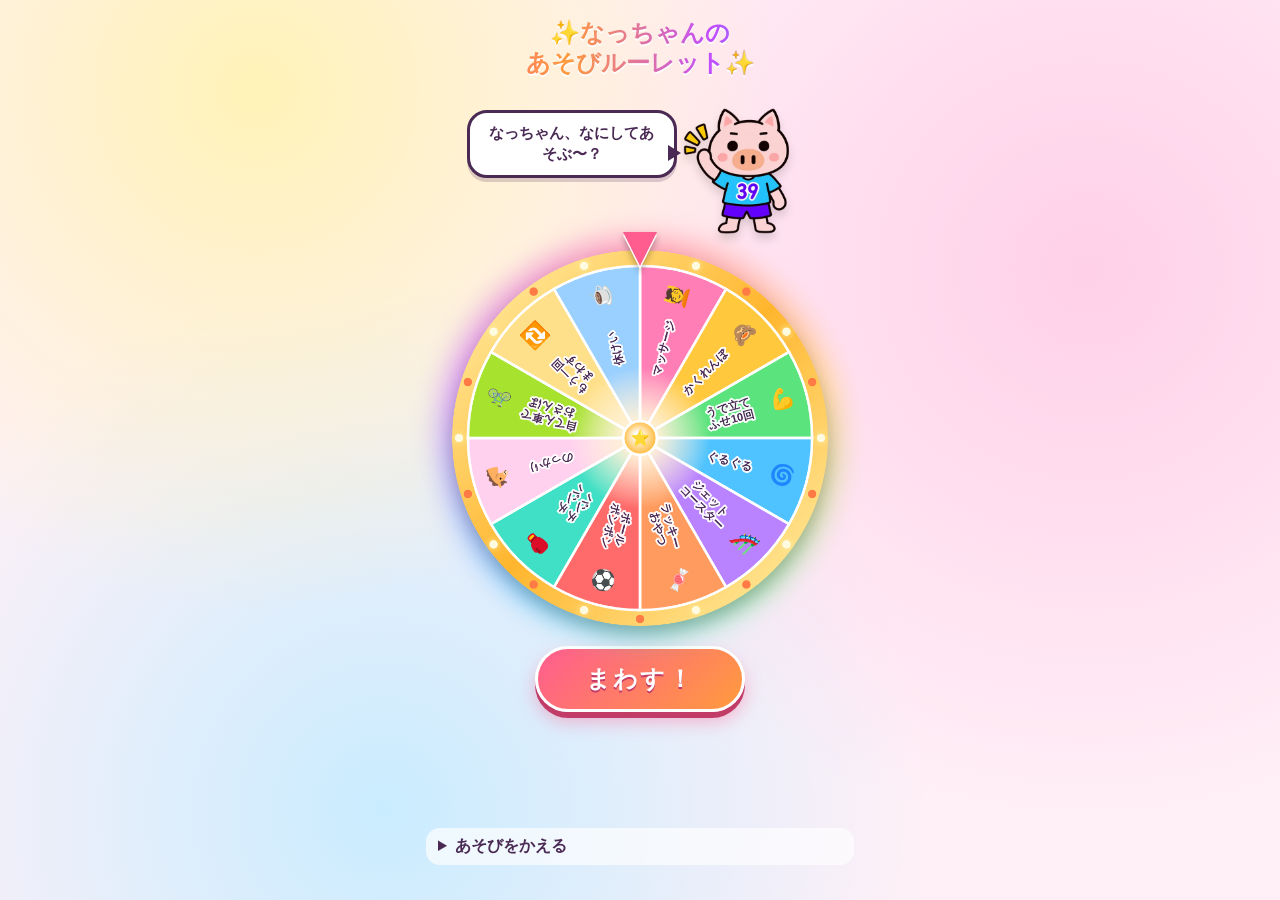
<file: index.html>
<!doctype html>
<html lang="ja">
<head>
<meta charset="utf-8">
<meta name="viewport" content="width=device-width, initial-scale=1, viewport-fit=cover">
<title>なっちゃんのあそびルーレット</title>
<link rel="stylesheet" href="style.css">
<link rel="manifest" href="manifest.webmanifest">
<link rel="icon" href="icons/icon-192.png" type="image/png">
<link rel="apple-touch-icon" href="icons/apple-touch-icon.png">
<meta name="theme-color" content="#ff8fa3">
</head>
<body>
<canvas id="confetti" aria-hidden="true"></canvas>
<main>
  <h1><span>✨</span>なっちゃんの<br>あそびルーレット<span>✨</span></h1>

  <section class="stage">
    <div class="bubble" id="bubble" aria-live="polite">なっちゃん、なにしてあそぶ〜？</div>
    <img id="chara" class="chara idle" src="buhio/waving.webp" alt="" draggable="false">
  </section>

  <section class="wheel-wrap">
    <div class="pointer" aria-hidden="true"></div>
    <canvas id="wheel" width="720" height="720" aria-label="ルーレット"></canvas>
  </section>

  <button id="spin" class="spin">まわす！</button>
  <div class="result" id="result" aria-live="polite"></div>

  <details class="editor">
    <summary>あそびをかえる</summary>
    <ul id="list"></ul>
    <form id="add">
      <input id="newItem" maxlength="12" placeholder="あたらしいあそび" autocomplete="off">
      <button type="submit">ついか</button>
    </form>
    <button id="reset" class="ghost" type="button">もとにもどす</button>
  </details>
</main>
<script src="app.js"></script>
</body>
</html>
</file>
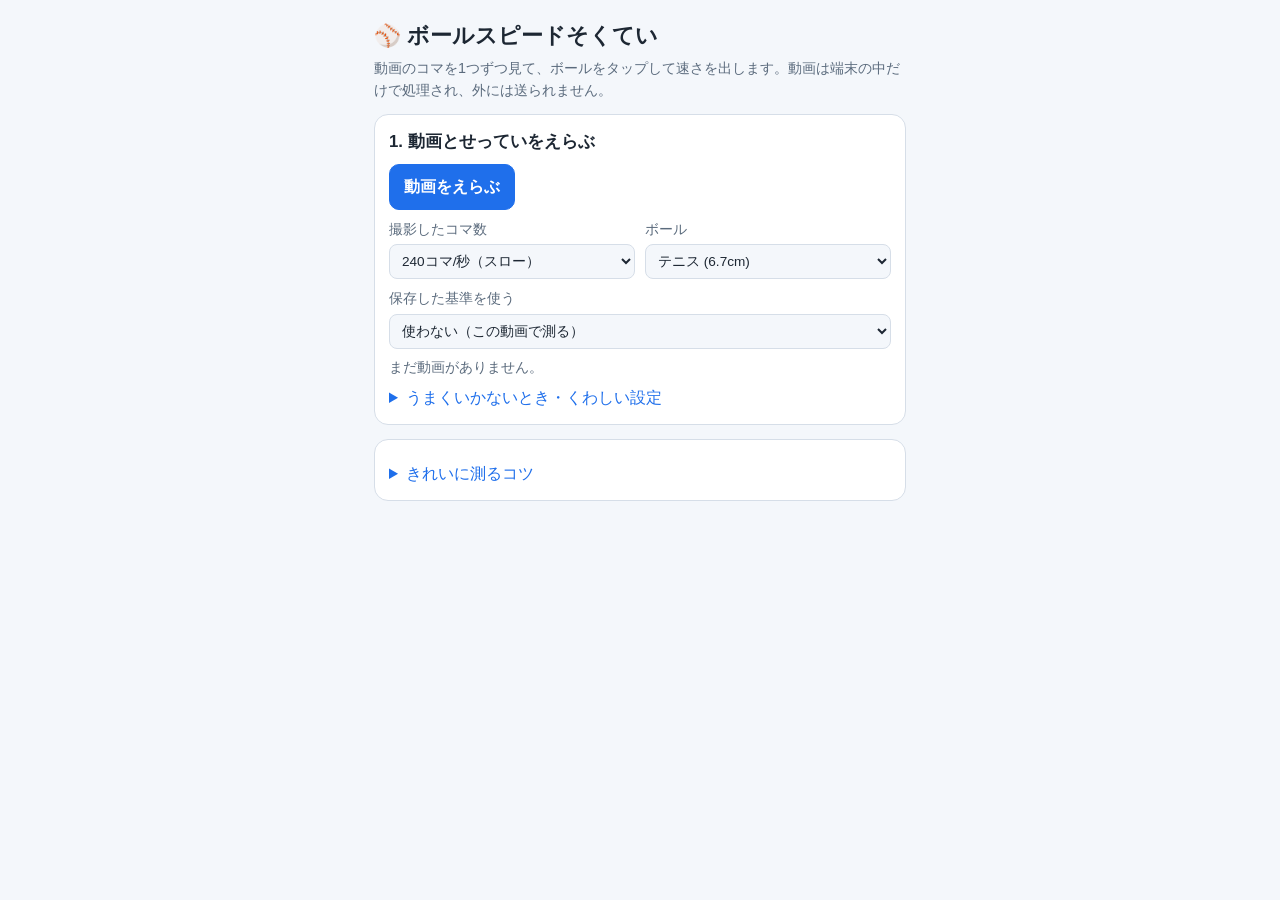
<file: ballspeed/index.html>
<!doctype html>
<html lang="ja">
<head>
<meta charset="utf-8">
<meta name="viewport" content="width=device-width, initial-scale=1, viewport-fit=cover">
<title>ボールスピードそくてい</title>
<link rel="stylesheet" href="style.css">
<meta name="theme-color" content="#1f6feb">
</head>
<body>
<main>
  <h1>⚾ ボールスピードそくてい</h1>
  <p class="lead">動画のコマを1つずつ見て、ボールをタップして速さを出します。動画は端末の中だけで処理され、外には送られません。</p>

  <section class="card">
    <h2>1. 動画とせっていをえらぶ</h2>
    <label class="btn primary">動画をえらぶ<input id="file" type="file" accept="video/*" hidden></label>
    <div class="row">
      <label>撮影したコマ数
        <select id="fps">
          <option value="240" selected>240コマ/秒（スロー）</option>
          <option value="120">120コマ/秒（スロー）</option>
          <option value="60">60コマ/秒</option>
          <option value="30">30コマ/秒</option>
        </select>
      </label>
      <label>ボール
        <select id="ball">
          <option value="6.7" selected>テニス (6.7cm)</option>
          <option value="7.4">野球 (7.4cm)</option>
          <option value="9.7">ソフトボール (9.7cm)</option>
          <option value="4.0">ピンポン (4.0cm)</option>
          <option value="4.27">ゴルフ (4.27cm)</option>
          <option value="22">サッカー (22cm)</option>
        </select>
      </label>
    </div>
    <label class="calsel">保存した基準を使う
      <select id="calSel"><option value="">使わない（この動画で測る）</option></select>
    </label>
    <p id="calInfo" class="hint"></p>
    <button id="calDel" class="btn" type="button" hidden>この基準を消す</button>
    <p id="status" class="status" aria-live="polite">まだ動画がありません。</p>
    <details>
      <summary>うまくいかないとき・くわしい設定</summary>
      <label>動画ファイルのコマ間隔(ミリ秒)
        <input id="ms" type="number" step="0.01" min="0.1">
      </label>
      <p class="hint">ふつうは自動で測ります。コマ間隔がバラバラ（スローと通常が混ざっている）と警告が出たら、「写真」アプリで動画を編集して、スローの範囲を動画全体に広げてから、もう一度えらんでください。</p>
    </details>
  </section>

  <section class="card" id="work" hidden>
    <h2>2. タップして測る</h2>
    <div class="row">
      <label>① でタップする2点の実際の長さ(cm)
        <input id="refCm" type="number" step="0.1" min="0.5" value="6.7">
      </label>
      <label>画面の拡大
        <select id="zoom"><option value="1" selected>1倍</option><option value="2">2倍</option><option value="3">3倍</option><option value="4">4倍</option></select>
      </label>
    </div>
    <p class="hint">長さは、ボールの直径（上で選ぶと自動で入ります）か、<b>ボールの通り道と同じ奥行きにある</b>、メジャーで測れるもの（窓の幅など）を入れます。ボールが小さく写るときは、拡大してタップすると正確になります。</p>
    <div class="row" id="saveRow" hidden>
      <label>この基準に名前をつけて保存（次の動画から使えます）
        <input id="calName" type="text" maxlength="20" placeholder="例: リビング 1mテープ">
      </label>
      <button id="calSave" class="btn primary" type="button">基準を保存</button>
    </div>
    <div class="seg" role="tablist">
      <button id="modeSize" class="on" type="button">① ボールの大きさ</button>
      <button id="modeTrack" type="button">② ボールの位置</button>
    </div>
    <p id="guide" class="guide"></p>

    <div class="scroller">
      <div class="stage" id="stage">
        <video id="video" muted playsinline preload="auto"></video>
        <canvas id="ov"></canvas>
      </div>
    </div>

    <div class="frame" id="frameLabel"></div>
    <div class="nav">
      <button id="bb" type="button">⏪</button>
      <button id="b1" type="button">◀ 1コマ</button>
      <button id="f1" type="button">1コマ ▶</button>
      <button id="ff" type="button">⏩</button>
    </div>
    <label class="stride">⏪⏩で進むコマ数 <input id="stride" type="number" min="1" max="60" value="4"></label>

    <div class="row">
      <button id="undo" class="btn" type="button">ひとつ消す</button>
      <button id="reset" class="btn" type="button">ぜんぶやりなおし</button>
    </div>
  </section>

  <section class="card result" id="resultCard" hidden>
    <h2>3. けっか</h2>
    <div id="result"></div>
  </section>

  <details class="card tips">
    <summary>きれいに測るコツ</summary>
    <ul>
      <li>スマホを三脚や台に固定し、ボールの通り道と<b>平行（真横）</b>に置く。</li>
      <li><b>明るい部屋</b>で、無地の背景で。暗いとボールがぶれて見えにくくなります。</li>
      <li>iPhoneの<b>スローモーション（240コマ/秒）</b>で撮ると正確です。</li>
      <li><b>基準を保存して使い回す</b>と、ボールの大きさに頼らず安定します。スマホとボールの通り道を固定し、通り道の位置に1mのテープなどを置いた動画で、両はしをタップして「基準を保存」。以降は、同じ位置・同じ撮影モードで撮った動画に、保存した基準を選ぶだけです。</li>
      <li>ボールの大きさから長さを決めるので、ボールは通り道と同じ奥行きを通るようにします。</li>
      <li>これは練習の目安です。スピードガンのような正確さはありません。</li>
    </ul>
  </details>
</main>
<script src="app.js"></script>
</body>
</html>
</file>
<file: style.css>
:root{--ink:#4a2a55;--pink:#ff5d8f;--gold:#ffc83d}
*{box-sizing:border-box}
body{margin:0;color:var(--ink);font-family:"Hiragino Maru Gothic ProN","Yu Gothic",sans-serif;min-height:100vh;
  background:radial-gradient(circle at 20% 10%,#fff3b8 0,transparent 40%),radial-gradient(circle at 85% 30%,#ffd0e8 0,transparent 45%),
  radial-gradient(circle at 30% 90%,#c9ecff 0,transparent 45%),#fff0f7;background-attachment:fixed;overflow-x:hidden}
#confetti{position:fixed;inset:0;width:100%;height:100%;pointer-events:none;z-index:10}
main{max-width:460px;margin:0 auto;padding:12px 16px calc(24px + env(safe-area-inset-bottom));text-align:center}
h1{font-size:1.5rem;line-height:1.25;margin:6px 0;font-weight:900;
  background:linear-gradient(90deg,#ff5d8f,#ff9b3d,#c14dff,#2db8ff);-webkit-background-clip:text;background-clip:text;color:transparent;
  filter:drop-shadow(0 2px 0 #fff)}
h1 span{display:inline-block;color:initial;-webkit-text-fill-color:initial;animation:twinkle 1.6s ease-in-out infinite}
h1 span:last-child{animation-delay:.8s}
.stage{display:flex;align-items:flex-end;justify-content:center;gap:6px;min-height:150px}
.chara{height:140px;width:auto;transform-origin:50% 95%;filter:drop-shadow(0 6px 4px #0002);user-select:none;-webkit-user-drag:none}
.bubble{background:#fff;border:3px solid var(--ink);border-radius:20px;padding:10px 14px;max-width:210px;font-size:.95rem;font-weight:bold;position:relative;margin-bottom:56px;box-shadow:0 4px 0 #4a2a5533}
.bubble::after{content:"";position:absolute;right:-15px;bottom:14px;border:8px solid transparent;border-left:13px solid var(--ink)}
.wheel-wrap{position:relative;width:min(90vw,380px);margin:14px auto 0}
.wheel-wrap::before{content:"";position:absolute;inset:-10px;border-radius:50%;background:conic-gradient(from 0deg,#ff5d8f,#ffc83d,#5be37d,#2db8ff,#c14dff,#ff5d8f);filter:blur(14px);opacity:.55;animation:spinglow 6s linear infinite}
.pointer{position:absolute;left:50%;top:-16px;width:0;height:0;transform:translateX(-50%);z-index:2;
  border-left:17px solid transparent;border-right:17px solid transparent;border-top:34px solid var(--pink);filter:drop-shadow(0 3px 0 #fff) drop-shadow(0 4px 3px #0004)}
canvas#wheel{position:relative;width:100%;height:auto;display:block;filter:drop-shadow(0 8px 8px #0003)}
.spin{margin-top:18px;font:inherit;font-size:1.5rem;font-weight:900;letter-spacing:.1em;padding:14px 48px;border:3px solid #fff;border-radius:999px;color:#fff;
  background:linear-gradient(135deg,#ff5d8f,#ff9b3d);box-shadow:0 6px 0 #c23c68,0 10px 18px #ff5d8f66;text-shadow:0 2px 0 #c23c68;cursor:pointer;animation:pulse 1.8s ease-in-out infinite}
.spin:active{transform:translateY(4px);box-shadow:0 2px 0 #c23c68}
.spin:disabled{animation:none;opacity:.65}
.result{min-height:5.5rem;margin:14px 0;display:flex;align-items:center;justify-content:center}
.result .card{font-size:1.7rem;font-weight:900;padding:12px 24px;border-radius:22px;background:linear-gradient(135deg,#fff8c9,#ffe3f0);border:4px solid var(--gold);
  box-shadow:0 0 0 4px #fff,0 8px 20px #ffb14d88;animation:pop .6s cubic-bezier(.2,1.6,.4,1)}
.result small{display:block;font-size:.8rem;color:#a0508a}
.editor{text-align:left;background:#ffffffaa;border-radius:14px;padding:8px 12px}
.editor summary{cursor:pointer;font-weight:bold}
.editor ul{list-style:none;padding:0;margin:8px 0}
.editor li{display:flex;justify-content:space-between;align-items:center;padding:4px 0}
.editor button,.editor input{font:inherit;padding:6px 10px;border-radius:8px;border:1px solid #0004}
.editor li button{background:none;cursor:pointer}
#add{display:flex;gap:6px}#add input{flex:1;min-width:0}
.ghost{margin-top:8px;background:none;cursor:pointer}

/* ぶひおの動き */
.chara.idle{animation:sway 3s ease-in-out infinite}
.chara.spinning{animation:shake .28s linear infinite}
.chara.trip{animation:trip 1.1s ease-in-out}
.chara.happy{animation:hop .5s ease-out 4}
@keyframes sway{50%{transform:rotate(3deg)}}
@keyframes shake{25%{transform:translate(2px,-2px) rotate(2deg)}75%{transform:translate(-2px,2px) rotate(-2deg)}}
@keyframes hop{50%{transform:translateY(-18px) scale(1.04)}}
@keyframes trip{0%{transform:rotate(0)}25%{transform:rotate(-14deg) translateX(-8px)}55%{transform:rotate(24deg) translateY(14px)}75%{transform:rotate(-6deg)}100%{transform:rotate(0)}}
@keyframes pulse{50%{transform:scale(1.06)}}
@keyframes pop{0%{transform:scale(.3) rotate(-8deg);opacity:0}100%{transform:scale(1) rotate(0);opacity:1}}
@keyframes twinkle{50%{transform:scale(1.35) rotate(15deg)}}
@keyframes spinglow{to{transform:rotate(360deg)}}
@media (prefers-reduced-motion:reduce){*{animation:none!important}}
</file>
<file: ballspeed/style.css>
:root{--bg:#f4f7fb;--card:#fff;--ink:#1d2733;--sub:#5b6b7d;--accent:#1f6feb;--line:#d6dee8;--ok:#1a7f37;--warn:#b35900}
@media (prefers-color-scheme:dark){:root{--bg:#10151c;--card:#19212b;--ink:#e8eef5;--sub:#9aa8b7;--accent:#5b9bff;--line:#2c3846}}
*{box-sizing:border-box}
body{margin:0;background:var(--bg);color:var(--ink);font:16px/1.5 -apple-system,"Hiragino Sans","Yu Gothic",sans-serif}
main{max-width:560px;margin:0 auto;padding:14px 14px calc(30px + env(safe-area-inset-bottom))}
h1{font-size:1.35rem;margin:6px 0}
h2{font-size:1.05rem;margin:0 0 10px}
.lead{color:var(--sub);font-size:.9rem;margin:0 0 12px}
.card{background:var(--card);border:1px solid var(--line);border-radius:14px;padding:14px;margin-bottom:14px}
.row{display:flex;gap:10px;flex-wrap:wrap;margin:10px 0}
.row label{flex:1;min-width:140px;font-size:.85rem;color:var(--sub)}
select,input[type=number]{display:block;width:100%;margin-top:4px;font:inherit;padding:8px;border-radius:8px;border:1px solid var(--line);background:var(--bg);color:var(--ink)}
.btn,button{font:inherit;border:1px solid var(--line);background:var(--card);color:var(--ink);border-radius:10px;padding:10px 14px;cursor:pointer}
.btn.primary{display:inline-block;background:var(--accent);color:#fff;border-color:var(--accent);font-weight:bold}
.status{font-size:.88rem;color:var(--sub);margin:8px 0 0;min-height:1.4em}
.status.warn{color:var(--warn)}
.hint{font-size:.82rem;color:var(--sub)}
details summary{cursor:pointer;color:var(--accent);margin-top:8px}
.seg{display:flex;gap:6px;margin-bottom:8px}
.seg button{flex:1;padding:9px 6px;font-size:.9rem}
.seg button.on{background:var(--accent);color:#fff;border-color:var(--accent);font-weight:bold}
.guide{font-size:.9rem;background:var(--bg);border-radius:8px;padding:8px 10px;margin:0 0 10px}
.scroller{overflow:auto;max-height:75vh;border-radius:10px;background:#000;-webkit-overflow-scrolling:touch}
.stage{position:relative;line-height:0;width:100%}
.stage video{width:100%;height:auto;display:block}
.stage canvas{position:absolute;inset:0;width:100%;height:100%;cursor:crosshair;touch-action:manipulation}
.frame{font-size:.85rem;color:var(--sub);text-align:center;margin:8px 0 4px;font-variant-numeric:tabular-nums}
.nav{display:grid;grid-template-columns:1fr 2fr 2fr 1fr;gap:6px}
.stride{display:flex;align-items:center;gap:8px;font-size:.85rem;color:var(--sub);margin:10px 0 0}
.stride input{width:80px;margin:0}
.result .big{font-size:2.4rem;font-weight:800;color:var(--accent);line-height:1.1}
.result .big small{font-size:1rem;font-weight:600;color:var(--sub)}
.result dl{display:grid;grid-template-columns:auto 1fr;gap:4px 12px;margin:10px 0 0;font-size:.9rem}
.result dt{color:var(--sub)}.result dd{margin:0}
.result .note{font-size:.82rem;color:var(--sub);margin-top:8px}
.tips ul{margin:8px 0 0;padding-left:1.2em;font-size:.9rem}
.result .warnbox{background:#fff3cd;color:#664d03;border-radius:8px;padding:8px 10px;margin-top:10px;font-size:.88rem}
@media (prefers-color-scheme:dark){.result .warnbox{background:#4a3a0a;color:#ffe69c}}
.calsel{display:block;font-size:.85rem;color:var(--sub);margin-top:10px}
#calInfo{margin:6px 0}
#saveRow label{flex:1}
#saveRow input[type=text]{display:block;width:100%;margin-top:4px;font:inherit;padding:8px;border-radius:8px;border:1px solid var(--line);background:var(--bg);color:var(--ink)}
#saveRow .btn{align-self:flex-end}
[hidden]{display:none!important}
</file>
